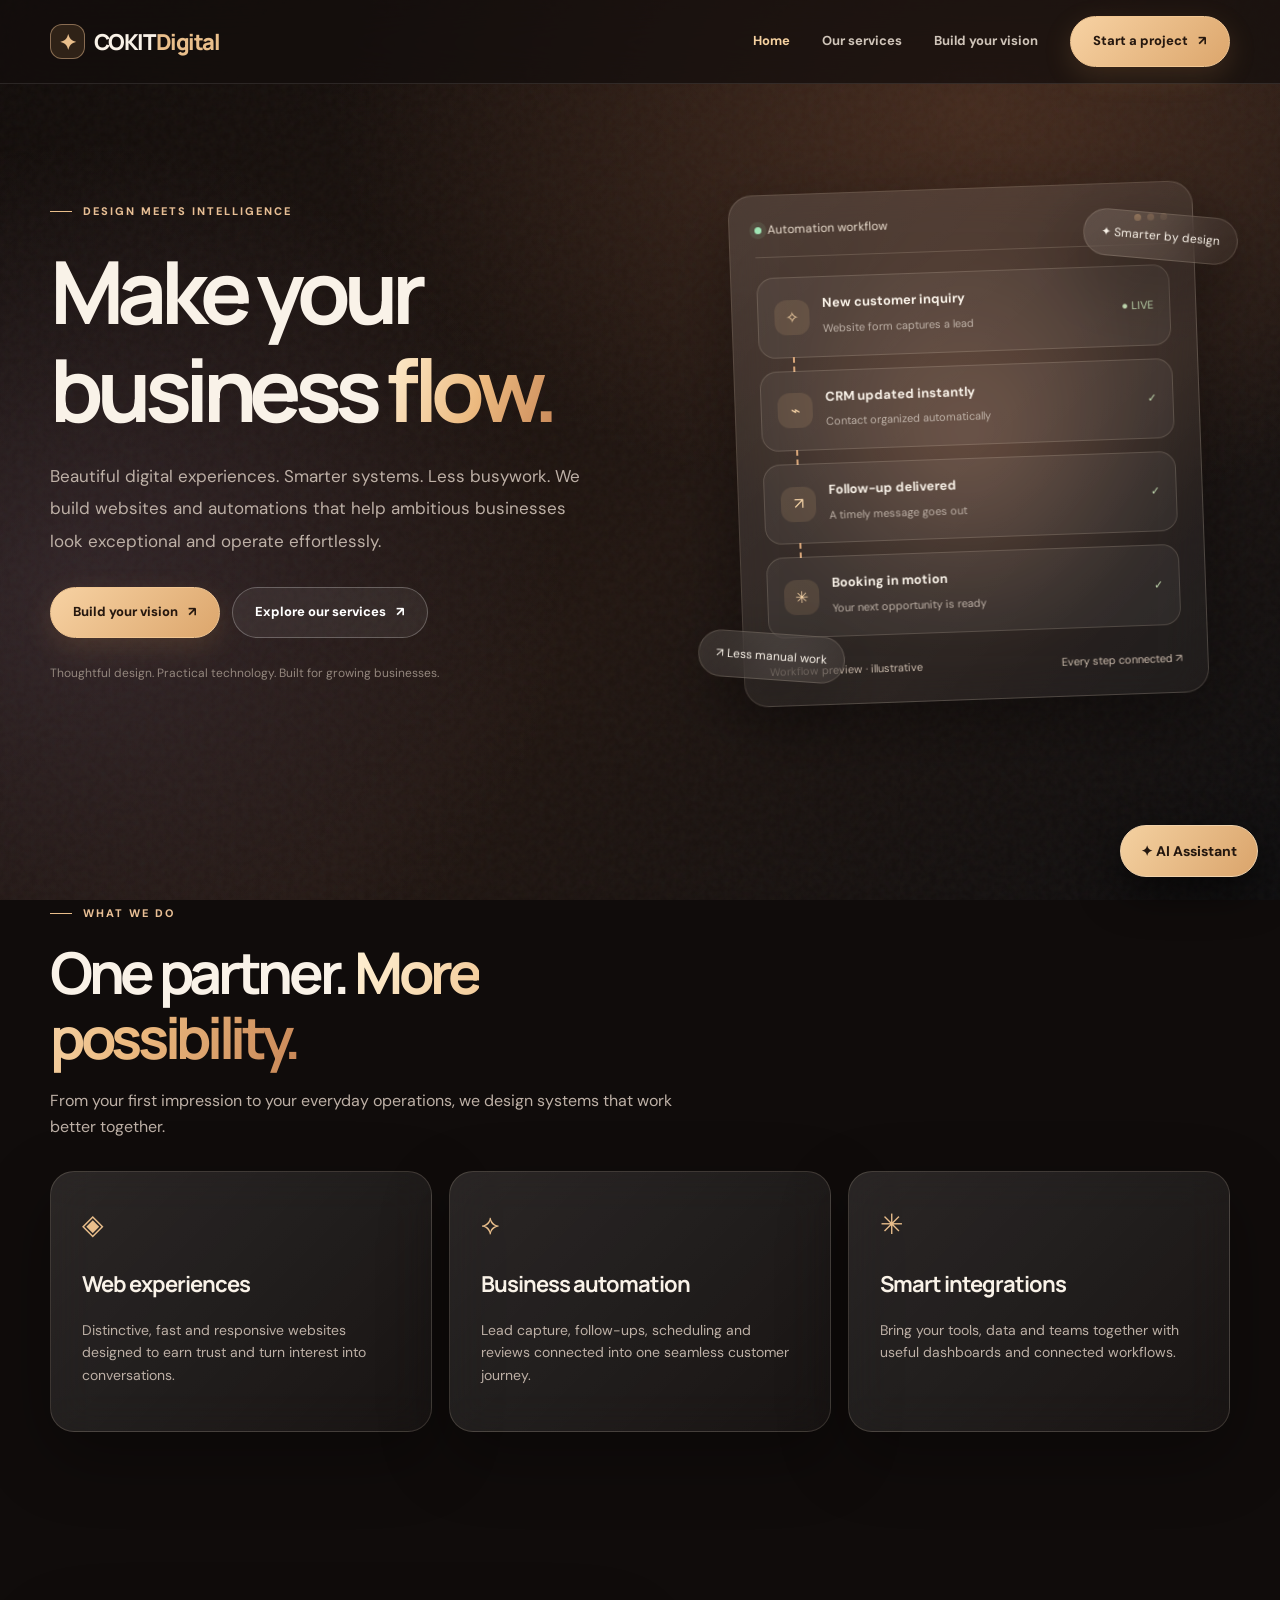
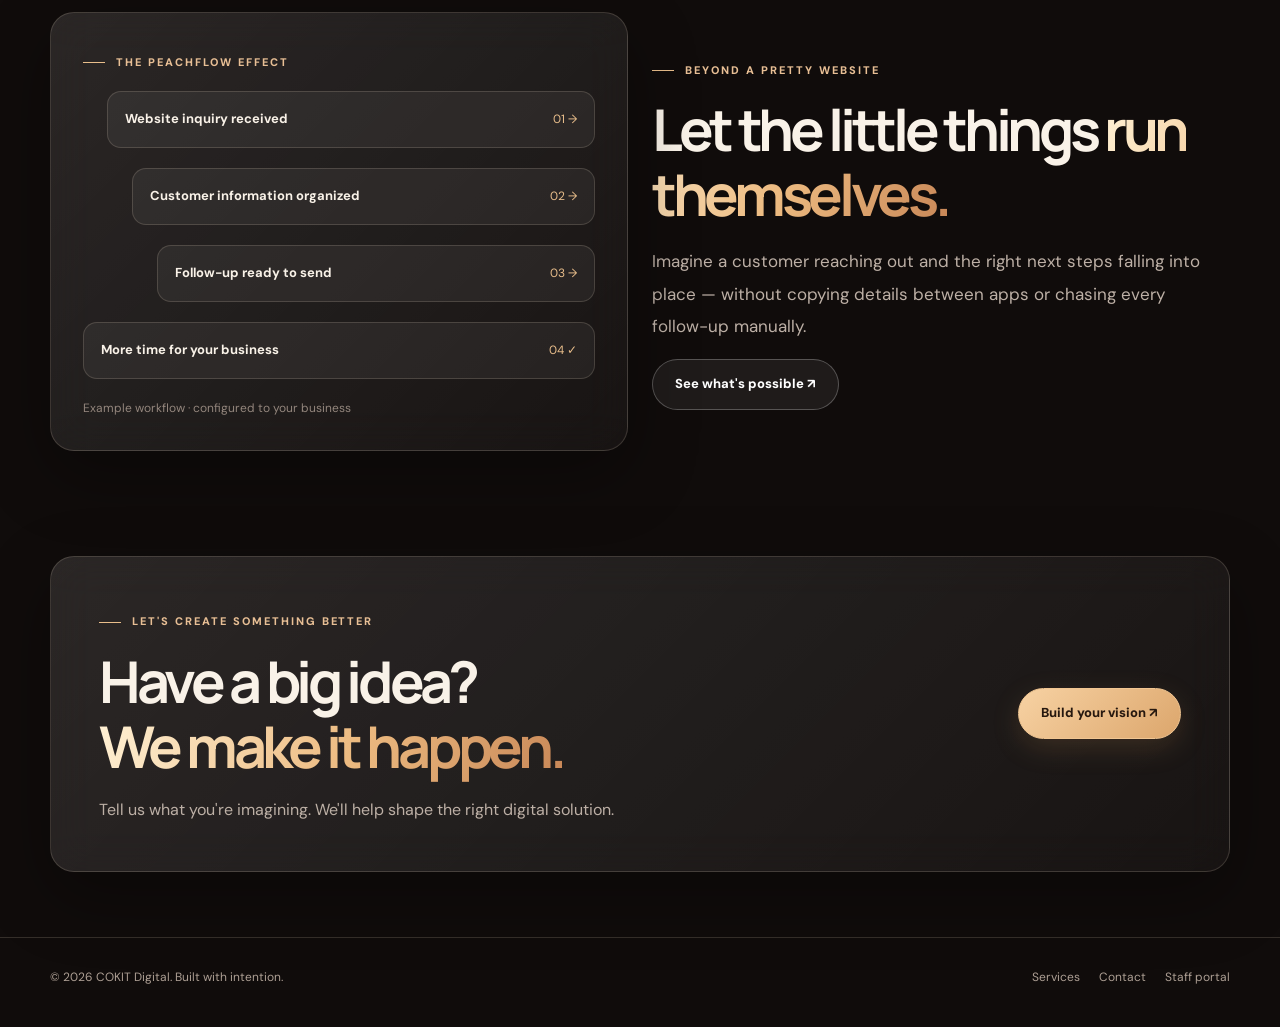
<file: index.html>
<!doctype html><html lang="en"><head><meta charset="utf-8"><meta name="viewport" content="width=device-width,initial-scale=1"><meta name="theme-color" content="#17110e"><meta name="description" content="Premium websites, business automation and smart integrations for ambitious Georgia businesses."><title>Digital solutions that move your business forward | COKIT Digital</title><link rel="stylesheet" href="/site.css"><script defer src="/site.js"></script></head><body><header class="site-nav"><div class="wrap nav-row"><a class="brand" href="/" aria-label="COKIT Digital home"><span class="brand-mark">✦</span>COKIT<span> Digital</span></a><button class="menu-toggle" aria-expanded="false" aria-controls="navItems">Menu ☰</button><nav class="nav-items" id="navItems" aria-label="Main navigation"><a href="/" aria-current="page">Home</a><a href="/services" >Our services</a><a href="/vision" >Build your vision</a><a class="button" href="/vision">Start a project <span aria-hidden="true">↗</span></a></nav></div></header><main><section class="hero wrap"><div class="hero-grid"><div><div class="eyebrow">DESIGN MEETS INTELLIGENCE</div><h1>Make your business <span class="accent">flow.</span></h1><p class="lede">Beautiful digital experiences. Smarter systems. Less busywork. We build websites and automations that help ambitious businesses look exceptional and operate effortlessly.</p><div class="actions"><a class="button" href="/vision">Build your vision <span aria-hidden="true">↗</span></a><a class="button secondary" href="/services">Explore our services <span aria-hidden="true">↗</span></a></div><p class="small-note">Thoughtful design. Practical technology. Built for growing businesses.</p></div><div class="stage" aria-label="Illustration of an automated lead to booking workflow"><div class="workflow glass"><div class="workflow-top"><span><span class="live-dot"></span>Automation workflow</span><div class="dots"><span></span><span></span><span></span></div></div><div class="flow-steps"><div class="flow-step"><span class="flow-icon" aria-hidden="true">✧</span><div><strong>New customer inquiry</strong><small>Website form captures a lead</small></div><span class="indicator">● LIVE</span></div><div class="flow-step"><span class="flow-icon" aria-hidden="true">⌁</span><div><strong>CRM updated instantly</strong><small>Contact organized automatically</small></div><span class="indicator">✓</span></div><div class="flow-step"><span class="flow-icon" aria-hidden="true">↗</span><div><strong>Follow-up delivered</strong><small>A timely message goes out</small></div><span class="indicator">✓</span></div><div class="flow-step"><span class="flow-icon" aria-hidden="true">✳</span><div><strong>Booking in motion</strong><small>Your next opportunity is ready</small></div><span class="indicator">✓</span></div></div><div class="workflow-foot"><span>Workflow preview · illustrative</span><span>Every step connected ↗</span></div></div><div class="floating-tag glass">✦ Smarter by design</div><div class="floating-tag bottom glass">↗ Less manual work</div></div></div></section><section class="section wrap"><div class="section-head reveal"><div class="eyebrow">WHAT WE DO</div><h2>One partner. <span class="accent">More possibility.</span></h2><p>From your first impression to your everyday operations, we design systems that work better together.</p></div><div class="grid-3"><article class="feature-card glass reveal"><div class="icon">◈</div><h3>Web experiences</h3><p>Distinctive, fast and responsive websites designed to earn trust and turn interest into conversations.</p></article><article class="feature-card glass reveal"><div class="icon">⟡</div><h3>Business automation</h3><p>Lead capture, follow-ups, scheduling and reviews connected into one seamless customer journey.</p></article><article class="feature-card glass reveal"><div class="icon">✳</div><h3>Smart integrations</h3><p>Bring your tools, data and teams together with useful dashboards and connected workflows.</p></article></div></section><section class="section wrap"><div class="split"><div class="showcase glass reveal"><span class="eyebrow">THE PEACHFLOW EFFECT</span><div class="path"><strong>Website inquiry received</strong><span>01 →</span></div><div class="path"><strong>Customer information organized</strong><span>02 →</span></div><div class="path"><strong>Follow-up ready to send</strong><span>03 →</span></div><div class="path"><strong>More time for your business</strong><span>04 ✓</span></div><div class="small-note">Example workflow · configured to your business</div></div><div class="reveal"><div class="eyebrow">BEYOND A PRETTY WEBSITE</div><h2>Let the little things <span class="accent">run themselves.</span></h2><p class="lede">Imagine a customer reaching out and the right next steps falling into place — without copying details between apps or chasing every follow-up manually.</p><a class="button secondary" href="/services">See what's possible ↗</a></div></div></section><section class="wrap"><div class="cta-box glass reveal"><div><div class="eyebrow">LET'S CREATE SOMETHING BETTER</div><h2>Have a big idea?<br><span class="accent">We make it happen.</span></h2><p>Tell us what you're imagining. We'll help shape the right digital solution.</p></div><a class="button" href="/vision">Build your vision ↗</a></div></section></main><footer class="footer"><div class="wrap footer-row"><div>© <span id="year">2026</span> COKIT Digital. Built with intention.</div><div class="footer-links"><a href="/services">Services</a><a href="/vision">Contact</a><a href="/admin">Staff portal</a></div></div></footer><script>document.getElementById('year').textContent=new Date().getFullYear()</script></body></html>
</file>
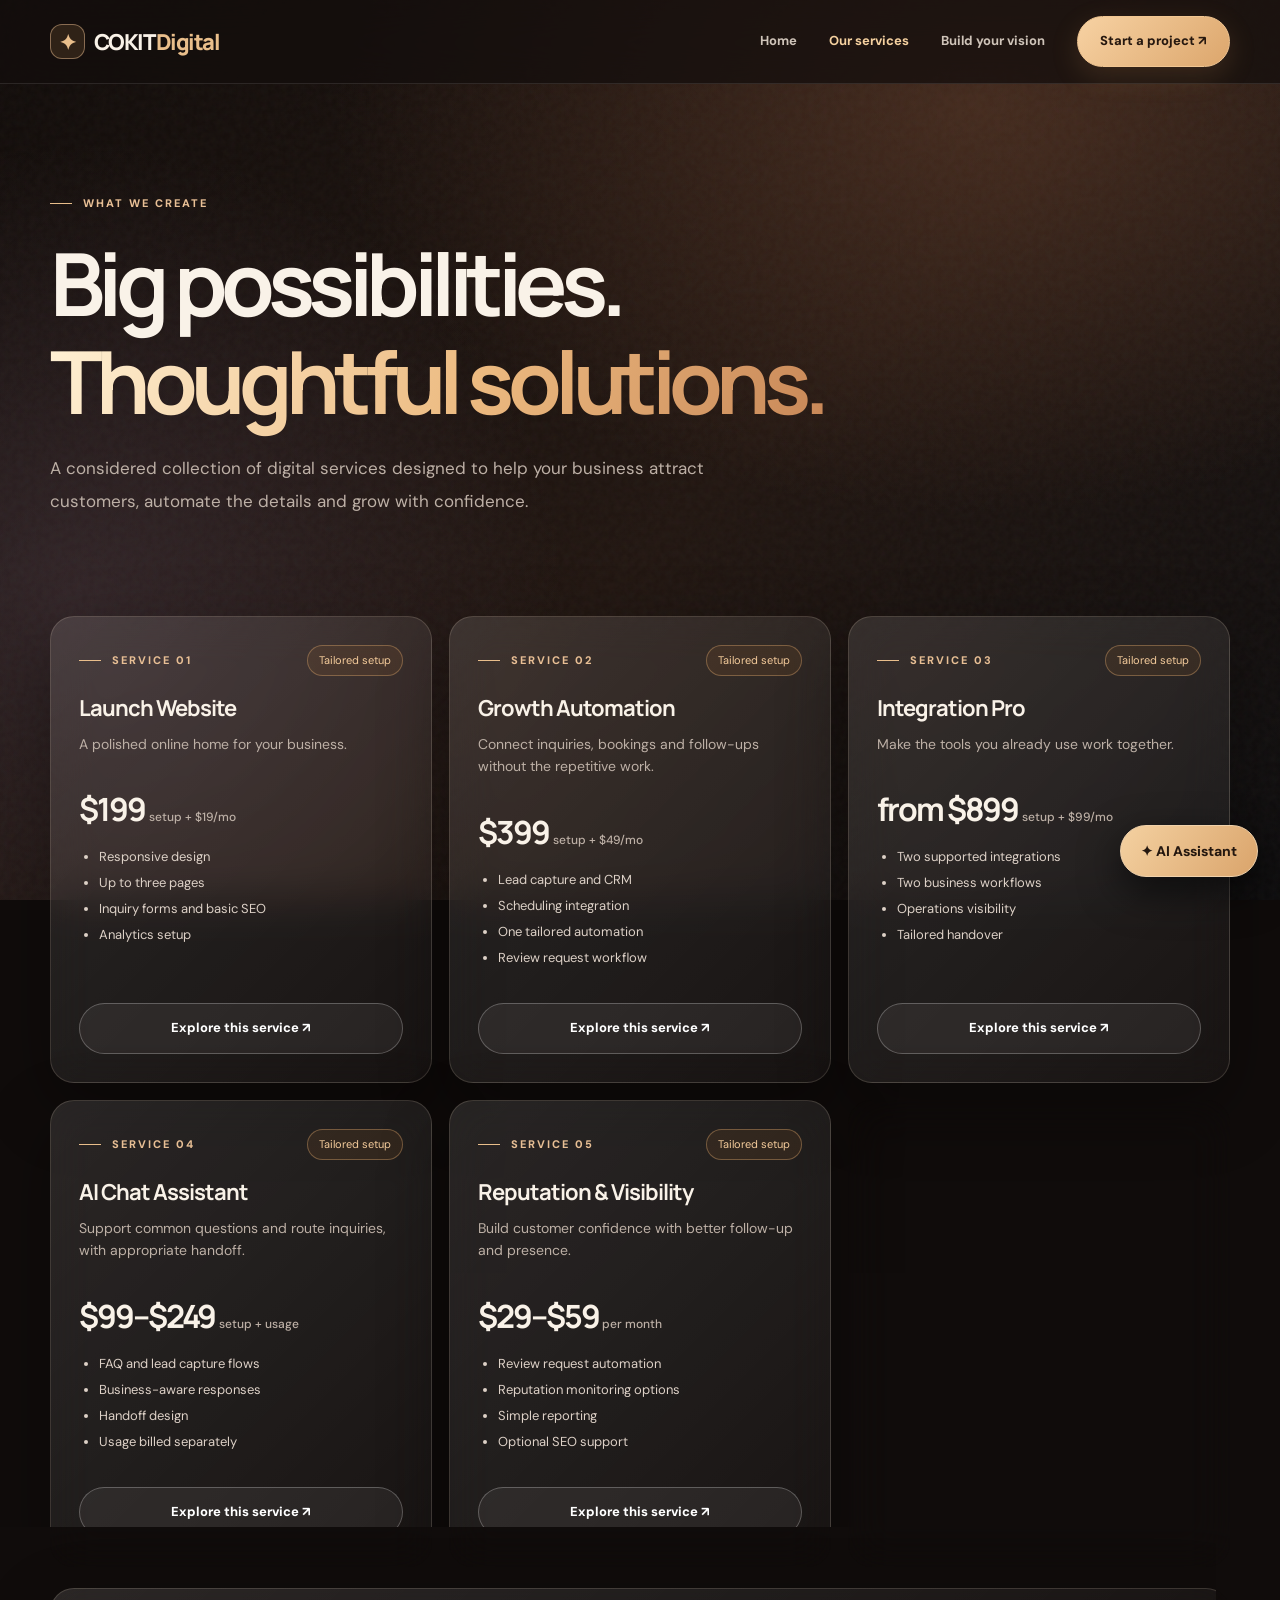
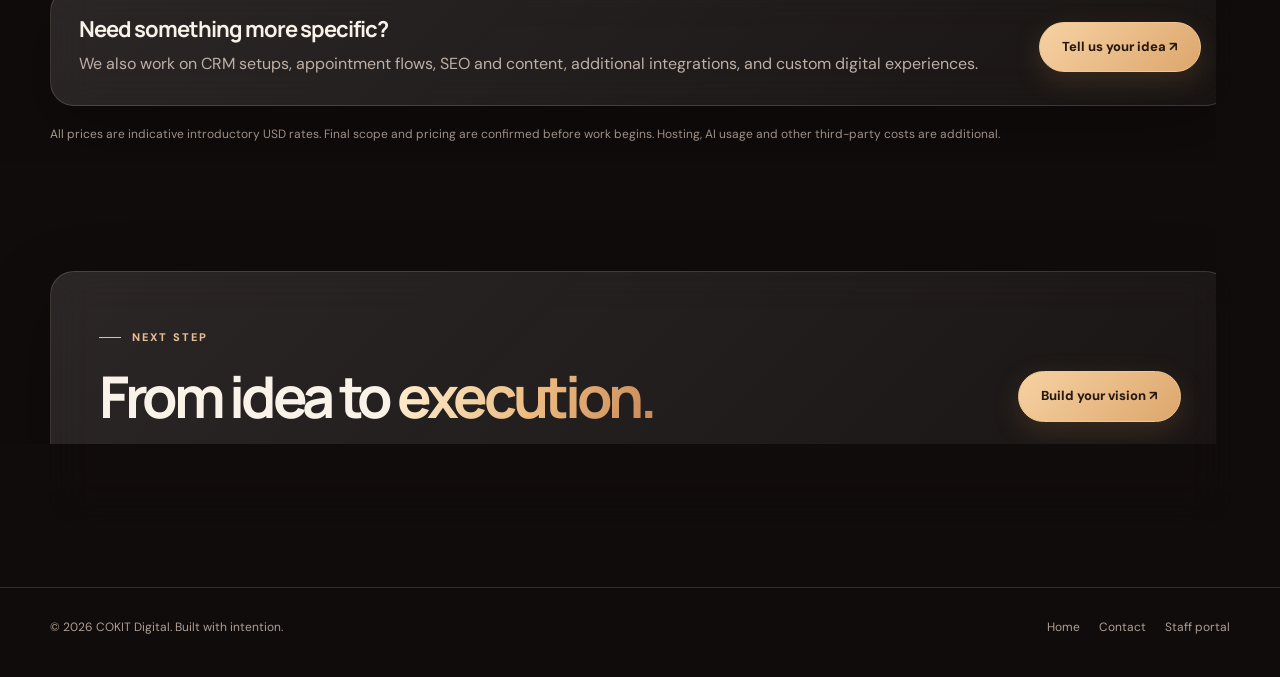
<file: services.html>
<!doctype html><html lang="en"><head><meta charset="utf-8"><meta name="viewport" content="width=device-width,initial-scale=1"><meta name="theme-color" content="#17110e"><meta name="description" content="Explore websites, automation, AI assistants, business integrations and dashboards built for growing businesses."><title>Our Services | COKIT Digital</title><link rel="stylesheet" href="/site.css"><script defer src="/site.js"></script></head><body><header class="site-nav"><div class="wrap nav-row"><a class="brand" href="/"><span class="brand-mark">✦</span>COKIT<span> Digital</span></a><button class="menu-toggle" aria-expanded="false" aria-controls="navItems">Menu ☰</button><nav class="nav-items" id="navItems" aria-label="Main navigation"><a href="/" >Home</a><a href="/services" aria-current="page">Our services</a><a href="/vision" >Build your vision</a><a class="button" href="/vision">Start a project ↗</a></nav></div></header><main><section class="page-hero wrap"><div class="eyebrow">WHAT WE CREATE</div><h1>Big possibilities.<br><span class="accent">Thoughtful solutions.</span></h1><p class="lede">A considered collection of digital services designed to help your business attract customers, automate the details and grow with confidence.</p></section><section class="catalog wrap"><div class="grid-3"><article class="service-card glass reveal"><div class="topline"><span class="eyebrow">SERVICE 01</span><span class="pill">Tailored setup</span></div><h3>Launch Website</h3><p>A polished online home for your business.</p><div class="price">$199 <small>setup + $19/mo</small></div><ul><li>Responsive design</li><li>Up to three pages</li><li>Inquiry forms and basic SEO</li><li>Analytics setup</li></ul><a class="button secondary" href="/vision?service=Launch%20Website">Explore this service ↗</a></article><article class="service-card glass reveal"><div class="topline"><span class="eyebrow">SERVICE 02</span><span class="pill">Tailored setup</span></div><h3>Growth Automation</h3><p>Connect inquiries, bookings and follow-ups without the repetitive work.</p><div class="price">$399 <small>setup + $49/mo</small></div><ul><li>Lead capture and CRM</li><li>Scheduling integration</li><li>One tailored automation</li><li>Review request workflow</li></ul><a class="button secondary" href="/vision?service=Growth%20Automation">Explore this service ↗</a></article><article class="service-card glass reveal"><div class="topline"><span class="eyebrow">SERVICE 03</span><span class="pill">Tailored setup</span></div><h3>Integration Pro</h3><p>Make the tools you already use work together.</p><div class="price">from $899 <small>setup + $99/mo</small></div><ul><li>Two supported integrations</li><li>Two business workflows</li><li>Operations visibility</li><li>Tailored handover</li></ul><a class="button secondary" href="/vision?service=Integration%20Pro">Explore this service ↗</a></article><article class="service-card glass reveal"><div class="topline"><span class="eyebrow">SERVICE 04</span><span class="pill">Tailored setup</span></div><h3>AI Chat Assistant</h3><p>Support common questions and route inquiries, with appropriate handoff.</p><div class="price">$99–$249 <small>setup + usage</small></div><ul><li>FAQ and lead capture flows</li><li>Business-aware responses</li><li>Handoff design</li><li>Usage billed separately</li></ul><a class="button secondary" href="/vision?service=AI%20Chat%20Assistant">Explore this service ↗</a></article><article class="service-card glass reveal"><div class="topline"><span class="eyebrow">SERVICE 05</span><span class="pill">Tailored setup</span></div><h3>Reputation & Visibility</h3><p>Build customer confidence with better follow-up and presence.</p><div class="price">$29–$59 <small>per month</small></div><ul><li>Review request automation</li><li>Reputation monitoring options</li><li>Simple reporting</li><li>Optional SEO support</li></ul><a class="button secondary" href="/vision?service=Reputation%20%26%20Visibility">Explore this service ↗</a></article><article class="service-card glass reveal"><div class="topline"><span class="eyebrow">SERVICE 06</span><span class="pill">Tailored setup</span></div><h3>Custom Dashboard</h3><p>See what matters in one elegant, usable place.</p><div class="price">$149–$399 <small>setup</small></div><ul><li>Lead or operations overview</li><li>Useful KPI views</li><li>Clean visual reporting</li><li>Data-source scoping</li></ul><a class="button secondary" href="/vision?service=Custom%20Dashboard">Explore this service ↗</a></article></div><div class="wide-card glass reveal"><div><h3>Need something more specific?</h3><p>We also work on CRM setups, appointment flows, SEO and content, additional integrations, and custom digital experiences.</p></div><a class="button" href="/vision">Tell us your idea ↗</a></div><p class="note" style="margin-top:19px">All prices are indicative introductory USD rates. Final scope and pricing are confirmed before work begins. Hosting, AI usage and other third-party costs are additional.</p></section><section class="wrap"><div class="cta-box glass reveal"><div><div class="eyebrow">NEXT STEP</div><h2>From idea to <span class="accent">execution.</span></h2><p>Tell us what you're building. We'll find the right path.</p></div><a href="/vision" class="button">Build your vision ↗</a></div></section></main><footer class="footer"><div class="wrap footer-row"><div>© <span id="year">2026</span> COKIT Digital. Built with intention.</div><div class="footer-links"><a href="/">Home</a><a href="/vision">Contact</a><a href="/admin">Staff portal</a></div></div></footer><script>document.getElementById('year').textContent=new Date().getFullYear()</script></body></html>
</file>
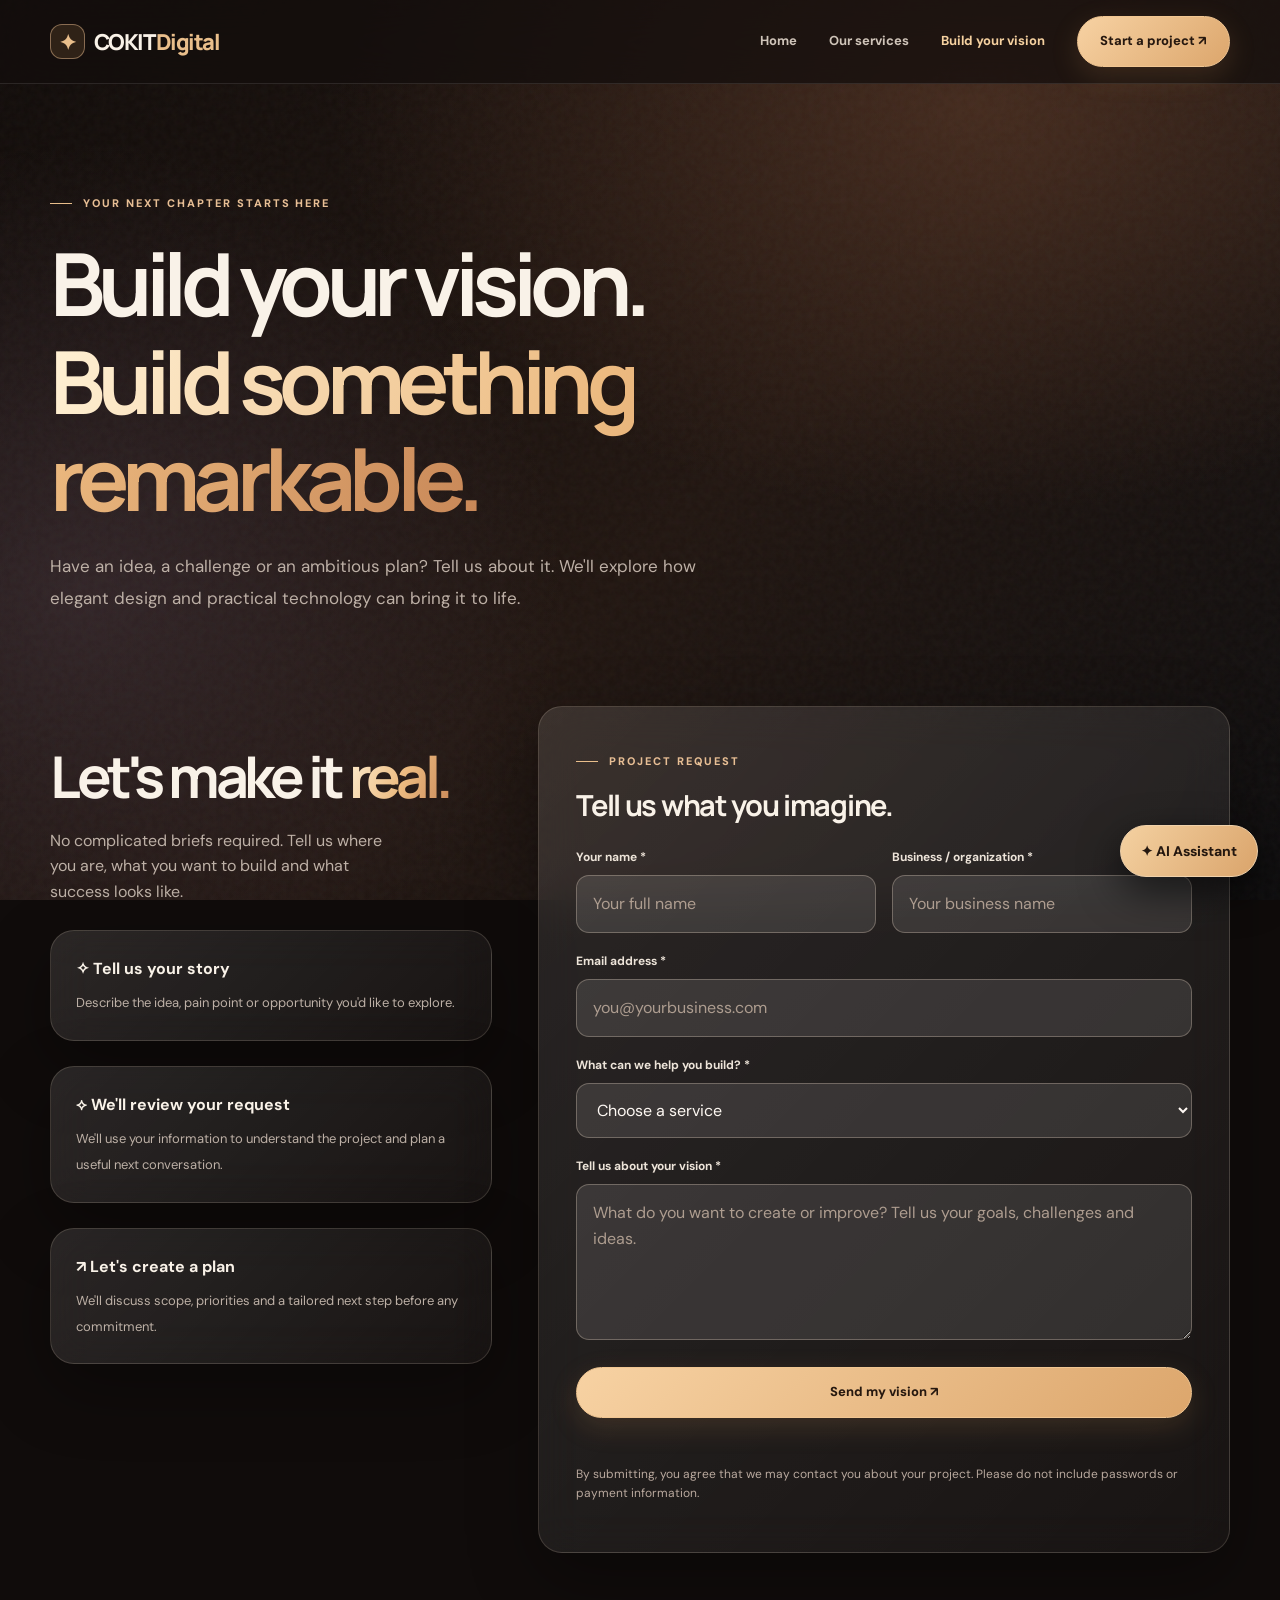
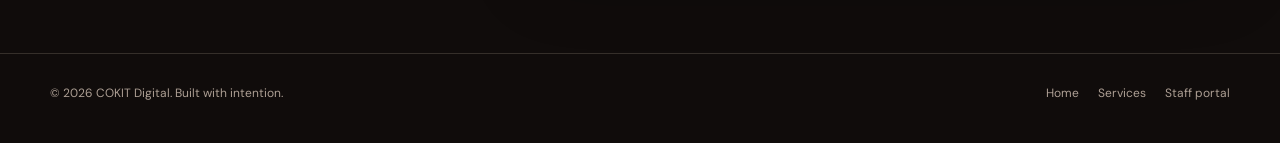
<file: vision.html>
<!doctype html><html lang="en"><head><meta charset="utf-8"><meta name="viewport" content="width=device-width,initial-scale=1"><meta name="theme-color" content="#17110e"><meta name="description" content="Build your vision with COKIT Digital. Share your idea for a website, automation or digital system."><title>Build Your Vision | COKIT Digital</title><link rel="stylesheet" href="/site.css"><script defer src="/site.js"></script></head><body><header class="site-nav"><div class="wrap nav-row"><a class="brand" href="/"><span class="brand-mark">✦</span>COKIT<span> Digital</span></a><button class="menu-toggle" aria-expanded="false" aria-controls="navItems">Menu ☰</button><nav class="nav-items" id="navItems" aria-label="Main navigation"><a href="/">Home</a><a href="/services">Our services</a><a href="/vision" aria-current="page">Build your vision</a><a class="button" href="/vision">Start a project ↗</a></nav></div></header><main><section class="page-hero wrap"><div class="eyebrow">YOUR NEXT CHAPTER STARTS HERE</div><h1>Build your vision.<br><span class="accent">Build something remarkable.</span></h1><p class="lede">Have an idea, a challenge or an ambitious plan? Tell us about it. We'll explore how elegant design and practical technology can bring it to life.</p></section><section class="form-layout wrap"><aside class="contact-aside reveal"><h2>Let's make it <span class="accent">real.</span></h2><p>No complicated briefs required. Tell us where you are, what you want to build and what success looks like.</p><div class="callout glass"><strong>✧ Tell us your story</strong><span>Describe the idea, pain point or opportunity you'd like to explore.</span></div><div class="callout glass"><strong>⟡ We'll review your request</strong><span>We'll use your information to understand the project and plan a useful next conversation.</span></div><div class="callout glass"><strong>↗ Let's create a plan</strong><span>We'll discuss scope, priorities and a tailored next step before any commitment.</span></div></aside><form id="visionForm" class="request-form glass reveal"><div class="eyebrow">PROJECT REQUEST</div><h3 style="margin:18px 0 27px;font-size:29px">Tell us what you imagine.</h3><div class="two-cols"><div class="field"><label for="name">Your name *</label><input id="name" name="name" required minlength="2" maxlength="100" autocomplete="name" placeholder="Your full name"></div><div class="field"><label for="business">Business / organization *</label><input id="business" name="business" required minlength="2" maxlength="120" autocomplete="organization" placeholder="Your business name"></div></div><div class="field"><label for="email">Email address *</label><input id="email" name="email" required type="email" autocomplete="email" placeholder="you@yourbusiness.com"></div><div class="field"><label for="interest">What can we help you build? *</label><select id="interest" name="interest" required><option value="" disabled selected>Choose a service</option><option value="Launch Website">Website design & development</option><option value="Growth Automation">Business automation</option><option value="Integration Pro">System integrations</option><option value="AI Chat Assistant">AI assistant / chatbot</option><option value="Reputation & Visibility">Reputation & online visibility</option><option value="Custom Dashboard">Custom dashboard</option><option value="Other / not sure yet">Something else / not sure yet</option></select></div><div class="field"><label for="message">Tell us about your vision *</label><textarea id="message" name="message" required minlength="5" maxlength="2000" placeholder="What do you want to create or improve? Tell us your goals, challenges and ideas."></textarea></div><button type="submit" class="button">Send my vision ↗</button><p id="formStatus" class="form-status" role="status" aria-live="polite"></p><p class="note">By submitting, you agree that we may contact you about your project. Please do not include passwords or payment information.</p></form></section></main><footer class="footer"><div class="wrap footer-row"><div>© <span id="year">2026</span> COKIT Digital. Built with intention.</div><div class="footer-links"><a href="/">Home</a><a href="/services">Services</a><a href="/admin">Staff portal</a></div></div></footer><script>document.getElementById('year').textContent=new Date().getFullYear()</script></body></html>
</file>
<file: site.css>
@import url('https://fonts.googleapis.com/css2?family=DM+Sans:wght@400;500;600;700&family=Manrope:wght@400;500;600;700;800&display=swap');
:root{color-scheme:dark;--ink:#f9f2e8;--muted:#bdb0a6;--gold:#e9be8b;--line:rgba(249,231,207,.16);--glass:rgba(255,248,237,.075);--bg:#100c0b}
*{box-sizing:border-box}html{scroll-behavior:smooth}body{margin:0;background:var(--bg);color:var(--ink);font-family:'DM Sans',sans-serif;line-height:1.6;overflow-x:hidden}body:before{content:"";position:fixed;inset:0;z-index:-2;background:radial-gradient(ellipse 50% 45% at 76% 12%,#73462f70,transparent),radial-gradient(ellipse 38% 50% at 6% 66%,#503d4870,transparent),linear-gradient(135deg,#110c0a,#211611 55%,#0e0d0e)}body:after{content:"";position:fixed;inset:0;z-index:-1;pointer-events:none;opacity:.27;background-image:url("data:image/svg+xml,%3Csvg viewBox='0 0 200 200' xmlns='http://www.w3.org/2000/svg'%3E%3Cfilter id='n'%3E%3CfeTurbulence type='fractalNoise' baseFrequency='.7' numOctaves='3' stitchTiles='stitch'/%3E%3C/filter%3E%3Crect width='100%25' height='100%25' opacity='.14' filter='url(%23n)'/%3E%3C/svg%3E")}a{color:inherit;text-decoration:none}button,input,textarea,select{font:inherit}button{cursor:pointer}.wrap{width:min(1180px,calc(100% - 44px));margin:auto}.glass{background:linear-gradient(135deg,rgba(255,255,255,.115),rgba(255,255,255,.035));border:1px solid var(--line);backdrop-filter:blur(22px);-webkit-backdrop-filter:blur(22px);box-shadow:0 24px 70px #0005;border-radius:24px}.site-nav{position:relative;z-index:40;border-bottom:1px solid rgba(255,255,255,.1);background:#130e0dbd;backdrop-filter:blur(24px)}.nav-row{height:83px;display:flex;align-items:center;justify-content:space-between;gap:22px}.brand{font:800 22px 'Manrope',sans-serif;letter-spacing:-.07em;white-space:nowrap}.brand-mark{display:inline-grid;place-items:center;width:35px;height:35px;margin-right:9px;border:1px solid #f4c69675;background:#f5b66f20;border-radius:12px;color:var(--gold);font-size:21px}.brand span:last-child{color:var(--gold)}.nav-items{display:flex;align-items:center;gap:32px}.nav-items>a:not(.button){font-size:13px;font-weight:700;color:#cfc4b9;transition:color .25s}.nav-items>a:hover,.nav-items>a[aria-current=page]{color:#f5d1a0}.button{display:inline-flex;align-items:center;justify-content:center;gap:10px;background:linear-gradient(135deg,#f7d2a3,#dca66c);color:#26180f;padding:14px 22px;border:1px solid #f1c692;border-radius:100px;font-weight:800;font-size:13px;transition:transform .2s,box-shadow .2s;box-shadow:0 9px 28px #bf885030}.button:hover{transform:translateY(-2px);box-shadow:0 14px 32px #bf885051}.button.secondary{background:#ffffff10;border:1px solid #ffffff40;color:#fff;box-shadow:none}.menu-toggle{display:none;background:transparent;color:var(--ink);border:1px solid var(--line);border-radius:12px;padding:9px 14px}.hero{padding:103px 0 104px;min-height:690px;display:grid;align-items:center}.hero-grid{display:grid;grid-template-columns:1.08fr .92fr;gap:45px;align-items:center}.eyebrow{display:inline-flex;align-items:center;gap:11px;color:#e8bf95;letter-spacing:.18em;text-transform:uppercase;font-size:11px;font-weight:800}.eyebrow:before{content:"";width:22px;height:1px;background:var(--gold)}h1,h2,h3,p{margin-top:0}h1,h2,h3{font-family:'Manrope',sans-serif;letter-spacing:-.075em;line-height:1.12}h1{font-size:clamp(48px,6.8vw,93px);font-weight:700;margin:22px 0 23px}h2{font-size:clamp(34px,4.5vw,62px);font-weight:700;margin:18px 0 19px}h3{font-size:22px;font-weight:700;letter-spacing:-.045em}.accent{background:linear-gradient(110deg,#fff1d5 0%,#ecba80 55%,#c88757);-webkit-background-clip:text;background-clip:text;color:transparent}.lede{font-size:17px;max-width:550px;color:var(--muted);line-height:1.9}.actions{display:flex;flex-wrap:wrap;gap:12px;margin:30px 0 26px}.small-note{color:#93867d;font-size:12px}.stage{position:relative;min-height:515px;display:grid;place-items:center}.stage:before{content:"";position:absolute;width:90%;height:90%;border-radius:100%;background:radial-gradient(circle,#d6957250,transparent 65%);filter:blur(24px);animation:breathe 6s ease-in-out infinite}.workflow{position:relative;width:min(100%,465px);padding:25px;transform:rotate(-2deg)}.workflow-top{display:flex;align-items:center;justify-content:space-between;font-size:12px;color:#ecdfd0;border-bottom:1px solid var(--line);padding-bottom:17px}.dots{display:flex;gap:6px}.dots span{width:7px;height:7px;border-radius:50%;background:#e4ac73}.dots span:nth-child(2){opacity:.6}.dots span:nth-child(3){opacity:.3}.flow-steps{display:grid;gap:13px;margin:20px 0}.flow-step{display:flex;align-items:center;gap:13px;padding:16px;background:#fff9f10d;border:1px solid var(--line);border-radius:17px;position:relative;animation:float-in .7s both}.flow-step:nth-child(2){animation-delay:.25s}.flow-step:nth-child(3){animation-delay:.5s}.flow-step:nth-child(4){animation-delay:.75s}.flow-step:not(:last-child):after{content:"";position:absolute;left:33px;bottom:-15px;height:15px;border-left:2px dashed #d8a679;animation:pulse 2s infinite}.flow-icon{height:35px;width:35px;border-radius:12px;display:grid;place-items:center;background:#e8b98421;color:#f8d5a8;flex-shrink:0}.flow-step strong{font-size:13px;display:block}.flow-step small{font-size:11px;color:var(--muted)}.flow-step .indicator{margin-left:auto;color:#c9e2b7;font-size:11px}.workflow-foot{display:flex;justify-content:space-between;font-size:11px;color:#cdbdae;padding-top:5px}.live-dot{display:inline-block;width:7px;height:7px;border-radius:50%;background:#9fe5b4;box-shadow:0 0 0 5px #9fe5b419;margin-right:6px;animation:pulse 2.5s infinite}.floating-tag{position:absolute;right:-8px;top:26px;padding:13px 17px;font-size:12px;transform:rotate(5deg);animation:drift 5s ease-in-out infinite}.floating-tag.bottom{right:auto;left:-10px;top:auto;bottom:22px;transform:rotate(4deg);animation-delay:1s}.section{padding:90px 0}.section-head{max-width:660px;margin-bottom:32px}.section-head p{color:var(--muted)}.grid-3{display:grid;grid-template-columns:repeat(3,minmax(0,1fr));gap:17px}.feature-card{padding:31px;min-height:230px;transition:transform .3s,border-color .3s}.feature-card:hover{transform:translateY(-6px);border-color:#e8b98499}.feature-card .icon{font-size:28px;margin-bottom:24px;color:var(--gold)}.feature-card p{color:var(--muted);font-size:14px}.split{display:grid;grid-template-columns:1fr 1fr;gap:24px;align-items:center}.showcase{padding:32px;min-height:340px;overflow:hidden;position:relative}.showcase .path{margin:20px 0;padding:17px;border:1px solid var(--line);border-radius:14px;background:#ffffff0e;display:flex;align-items:center;justify-content:space-between;gap:10px}.showcase .path strong{font-size:13px}.showcase .path span{font-size:12px;color:var(--gold)}.showcase .path:nth-child(2){margin-left:24px}.showcase .path:nth-child(3){margin-left:49px}.showcase .path:nth-child(4){margin-left:74px}.pill{font-size:11px;color:#f5cc9c;border:1px solid #dca66c65;background:#bd78331c;border-radius:999px;padding:6px 11px;white-space:nowrap}.cta-box{display:flex;align-items:center;justify-content:space-between;gap:26px;padding:48px;margin:15px 0 65px}.cta-box p{color:var(--muted);margin:0}.footer{border-top:1px solid var(--line);padding:30px 0 40px;color:#ad9f94;font-size:12px}.footer-row{display:flex;justify-content:space-between;gap:20px;flex-wrap:wrap}.footer-links{display:flex;gap:19px}.page-hero{padding:102px 0 60px}.page-hero h1{max-width:890px}.page-hero p{max-width:670px}.catalog{padding:22px 0 100px}.service-card{padding:28px;display:flex;flex-direction:column}.service-card .topline{display:flex;justify-content:space-between;align-items:center;gap:10px}.service-card h3{margin:20px 0 12px}.service-card p{font-size:14px;color:var(--muted)}.service-card ul{padding-left:20px;color:#ddd1c7;font-size:13px;line-height:2;flex:1}.service-card .price{font:700 32px 'Manrope',sans-serif;letter-spacing:-.065em;margin-top:18px}.price small{font:500 12px 'DM Sans',sans-serif;color:var(--muted);letter-spacing:0}.service-card .button{margin-top:19px}.wide-card{margin-top:22px;padding:28px;display:flex;gap:22px;justify-content:space-between;align-items:center}.wide-card p{color:var(--muted);margin:0}.wide-card h3{margin:0 0 9px}.note{font-size:12px;color:#b9a99e}.form-layout{display:grid;grid-template-columns:.78fr 1.22fr;align-items:start;gap:46px;padding:15px 0 100px}.contact-aside{padding-top:20px}.contact-aside p{color:var(--muted);max-width:350px}.contact-aside .callout{margin:25px 0;padding:25px}.contact-aside .callout strong{display:block;margin-bottom:8px}.contact-aside .callout span{font-size:13px;color:var(--muted)}.request-form{padding:37px}.request-form label{font-size:12px;font-weight:700;color:#ede4d9;display:block;margin:0 0 8px}.field{margin-bottom:19px}.field input,.field select,.field textarea{display:block;width:100%;background:rgba(255,255,255,.105);color:#fff9f4;border:1px solid #e5d4c052;border-radius:13px;padding:15px 16px;outline:none;transition:background .2s,border-color .2s;min-height:53px}.field textarea{min-height:156px;resize:vertical}.field input::placeholder,.field textarea::placeholder{color:#ae9d90}.field input:focus,.field select:focus,.field textarea:focus{border-color:#e9be8b;background:#ffffff18}.field select option{background:#2b1d17;color:white}.two-cols{display:grid;grid-template-columns:1fr 1fr;gap:16px}.request-form .button{width:100%;margin-top:8px}.form-status{min-height:21px;color:#c7e7c1;font-size:13px;margin-top:13px}.reveal{opacity:0;transform:translateY(20px);transition:opacity .7s ease,transform .7s ease}.reveal.visible{opacity:1;transform:none}
@keyframes breathe{50%{transform:scale(1.15);opacity:.65}}@keyframes drift{50%{translate:0 -13px}}@keyframes pulse{50%{opacity:.35}}@keyframes float-in{from{opacity:0;transform:translateY(17px)}to{opacity:1;transform:none}}
@media(max-width:900px){.hero-grid,.form-layout,.split{grid-template-columns:1fr}.hero{padding:70px 0}.stage{min-height:490px}.grid-3{grid-template-columns:repeat(2,1fr)}.floating-tag{right:0}.cta-box{align-items:flex-start;flex-direction:column}}@media(max-width:650px){.nav-row{height:72px}.menu-toggle{display:block}.nav-items{display:none;position:absolute;top:71px;left:0;right:0;flex-direction:column;align-items:stretch;gap:0;padding:15px 22px 25px;background:#211713f5;border-bottom:1px solid var(--line)}.nav-items.open{display:flex}.nav-items>a{padding:12px 7px}.nav-items .button{margin-top:10px}.grid-3,.two-cols{grid-template-columns:1fr}.stage{min-height:430px}.floating-tag{display:none}.section{padding:62px 0}.cta-box{padding:30px}.page-hero{padding:70px 0 40px}.request-form{padding:23px}.wide-card{flex-direction:column;align-items:flex-start}h1{font-size:clamp(45px,11vw,70px)}}@media(prefers-reduced-motion:reduce){*,*:before,*:after{animation:none!important;transition:none!important;scroll-behavior:auto!important}.reveal{opacity:1;transform:none}}

/* Floating AI concierge; accessible on all three pages */
.assistant-launch{position:fixed;right:22px;bottom:23px;z-index:80;display:flex;align-items:center;gap:10px;border-radius:999px;border:1px solid #f0d1aa;background:linear-gradient(125deg,#f4d1a1,#daa46b);color:#24170f;box-shadow:0 15px 40px #0009;padding:14px 20px;font-weight:800;font-size:14px;cursor:pointer;transition:transform .2s}.assistant-launch:hover{transform:translateY(-3px)}.assistant-launch:focus-visible,.assistant-close:focus-visible,.assistant-send:focus-visible{outline:3px solid #fff;outline-offset:3px}.assistant-pane{position:fixed;z-index:81;right:22px;bottom:87px;width:min(390px,calc(100vw - 30px));height:min(545px,calc(100dvh - 110px));min-height:290px;display:flex;flex-direction:column;overflow:hidden;border:1px solid #ffe1b35e;border-radius:24px;background:linear-gradient(145deg,rgba(51,34,27,.98),rgba(26,20,20,.98));box-shadow:0 25px 75px #000b;backdrop-filter:blur(24px)}.assistant-pane[hidden]{display:none}.assistant-head{display:flex;align-items:center;justify-content:space-between;gap:12px;padding:18px 19px;border-bottom:1px solid var(--line)}.assistant-head strong{display:block;font-size:15px}.assistant-head small{display:block;color:#d3bca5;font-size:11px}.assistant-close{color:white;background:#ffffff16;border:1px solid #ffffff24;border-radius:10px;min-width:38px;height:38px;font-size:24px;line-height:1}.assistant-messages{padding:18px;flex:1;overflow-y:auto;display:flex;flex-direction:column;gap:12px;overscroll-behavior:contain}.assistant-bubble{font-size:13px;line-height:1.6;padding:12px 14px;border-radius:16px;max-width:92%;overflow-wrap:anywhere;white-space:pre-wrap}.assistant-bubble.bot{background:#ffffff11;border:1px solid #ffffff1b;align-self:flex-start;color:#f4e9de;border-bottom-left-radius:5px}.assistant-bubble.user{background:#e6ba86;color:#20150d;align-self:flex-end;border-bottom-right-radius:5px}.assistant-bottom{padding:12px;border-top:1px solid var(--line)}.assistant-form{display:flex;align-items:center;gap:8px}.assistant-input{width:100%;min-width:0;border-radius:13px;background:#fff;color:#231810;padding:12px;border:1px solid #d7b795;outline:none;font-size:13px}.assistant-input::placeholder{color:#685b50}.assistant-send{border:0;border-radius:12px;background:#e8b982;color:#241409;font-weight:800;padding:12px 14px}.assistant-send:disabled{opacity:.5;cursor:wait}.assistant-disclaimer{margin:9px 3px 0;color:#bdac9b;font-size:10px;line-height:1.5}@media(max-width:650px){.assistant-launch{right:14px;bottom:14px;padding:13px 17px}.assistant-pane{right:12px;bottom:73px;width:calc(100vw - 24px);max-height:calc(100dvh - 88px)}}

.assistant-project-link{display:block;text-align:center;margin:11px 0 2px;padding:10px 12px;border-radius:11px;border:1px solid #e8bd83a6;background:#e8bd8321;color:#ffe0af;font-weight:700;font-size:12px;transition:background .2s}.assistant-project-link:hover{background:#e8bd8340}.assistant-project-link:focus-visible{outline:3px solid white;outline-offset:2px}
</file>
